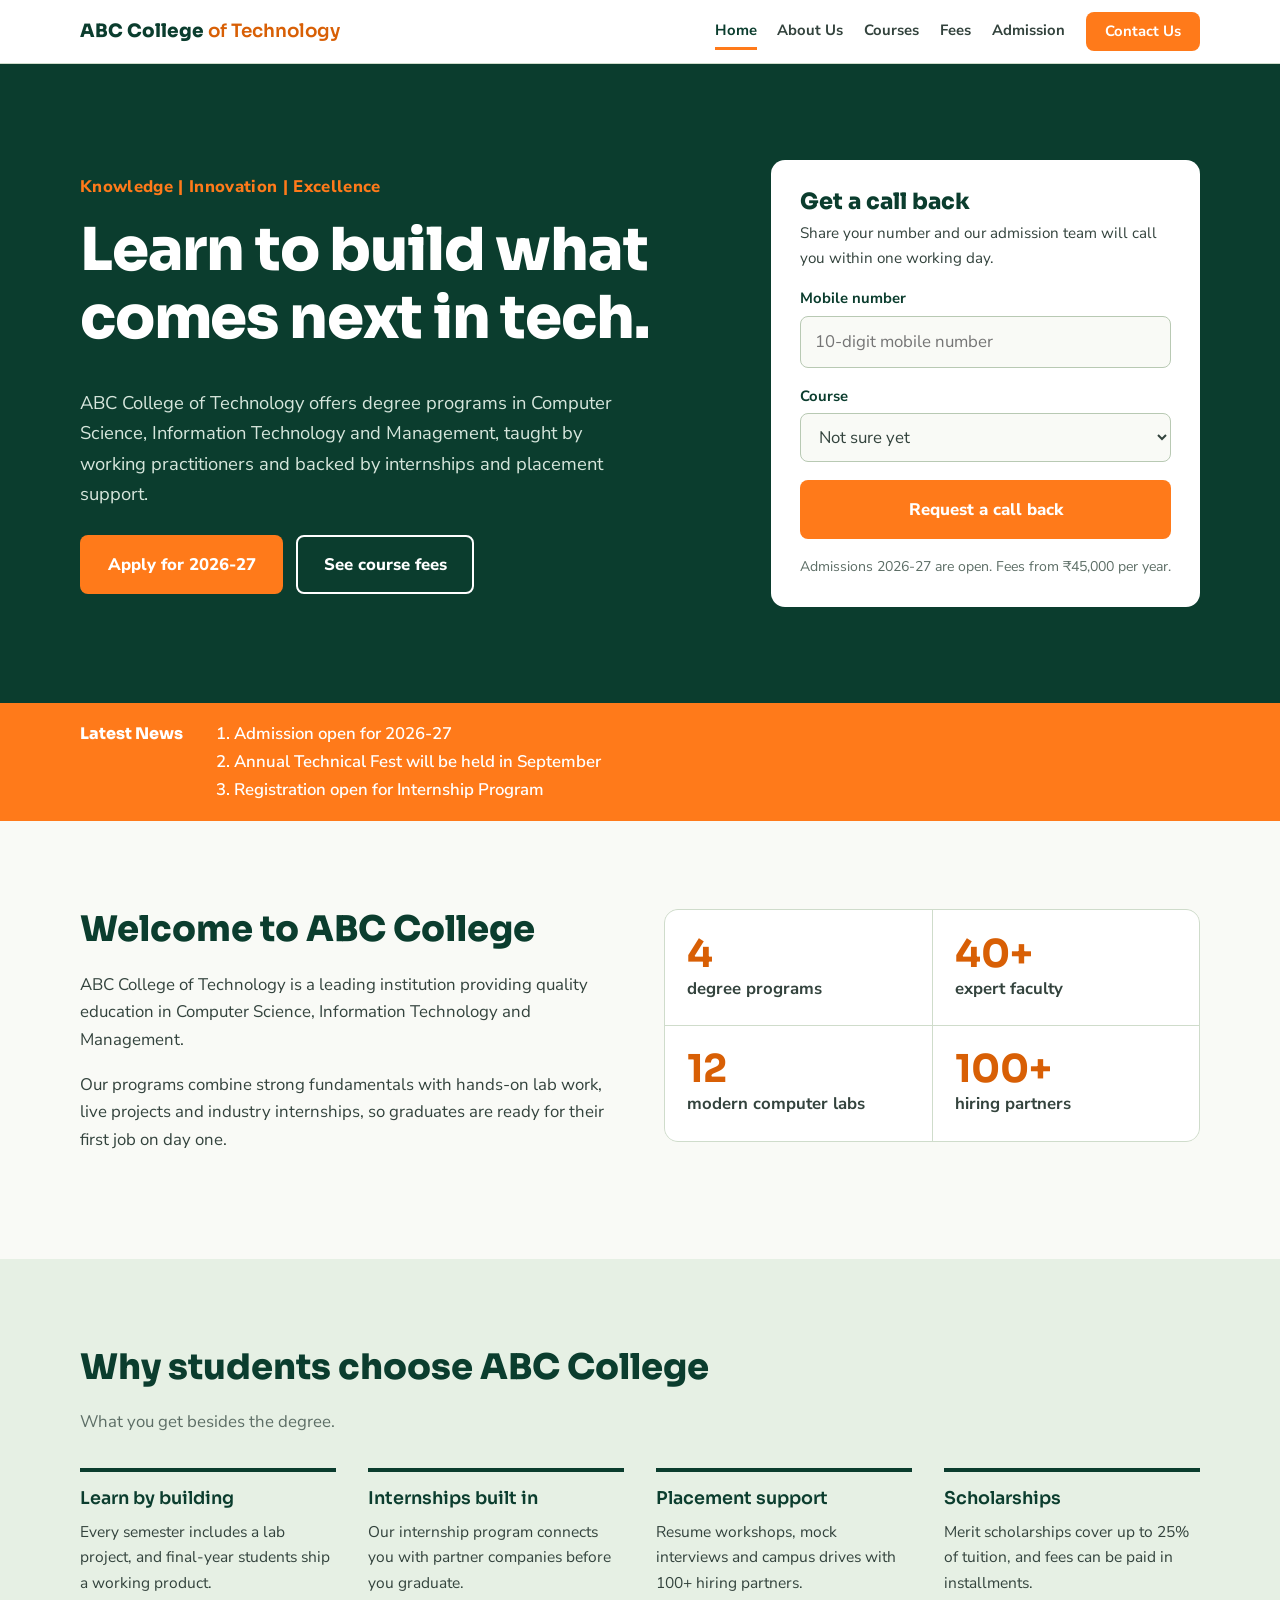
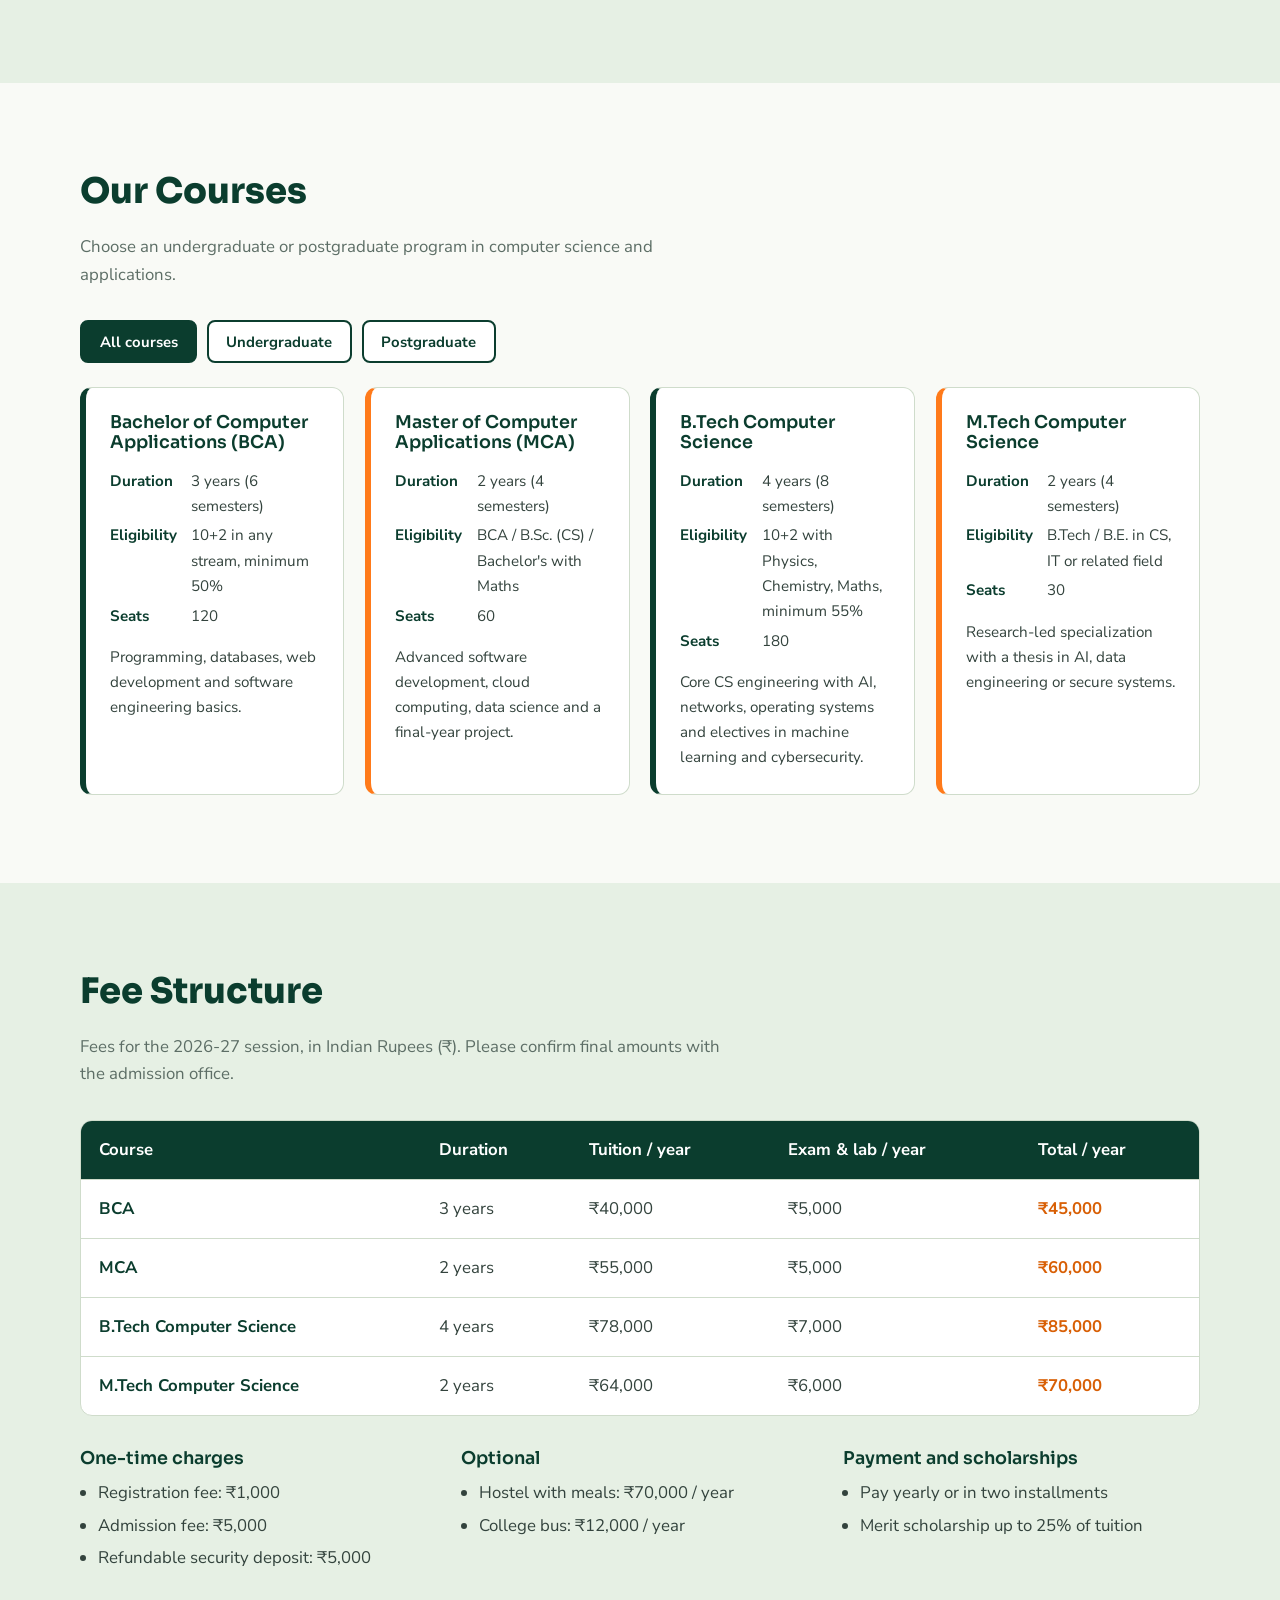
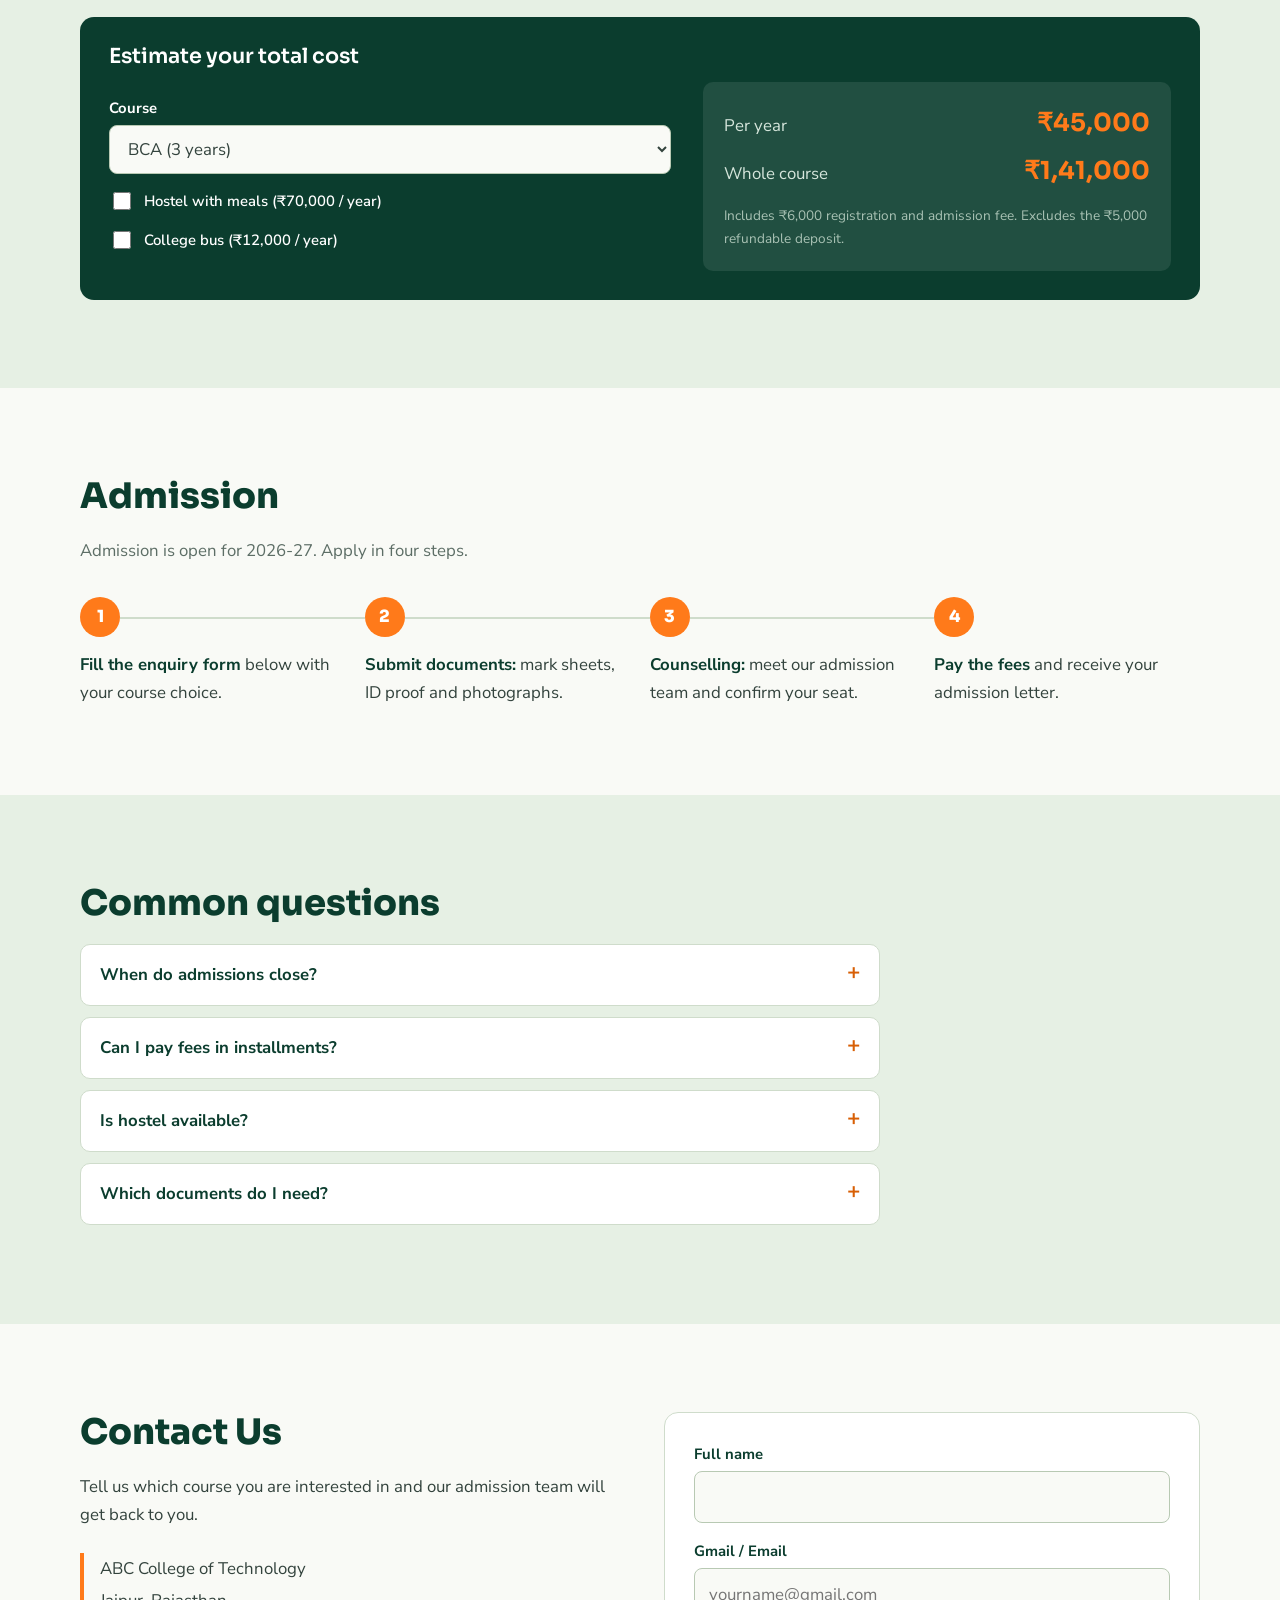
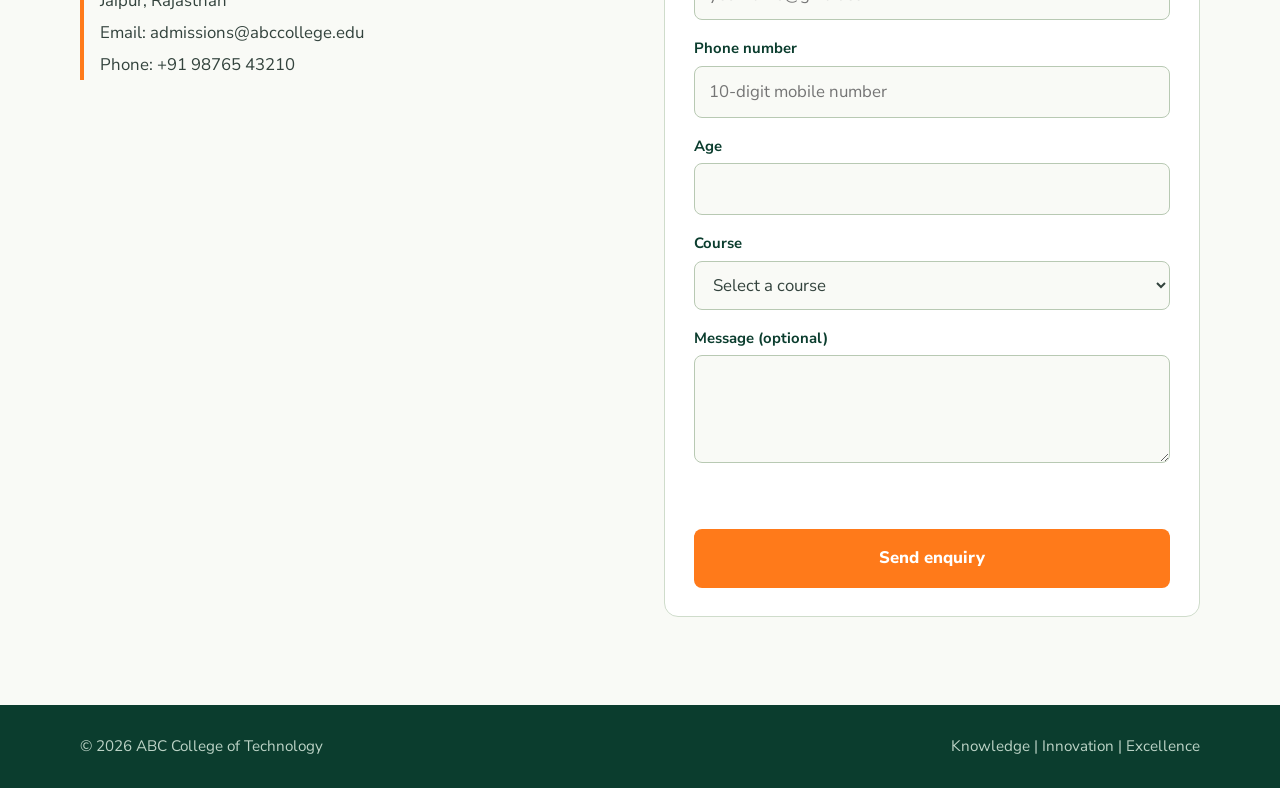
<file: index.html>
<!DOCTYPE html>
<html lang="en">
<head>
    <meta charset="UTF-8">
    <meta name="viewport" content="width=device-width, initial-scale=1">
    <title>ABC College of Technology</title>
    <link rel="preconnect" href="https://fonts.googleapis.com">
    <link rel="preconnect" href="https://fonts.gstatic.com" crossorigin>
    <link href="https://fonts.googleapis.com/css2?family=Sora:wght@600;800&family=Nunito+Sans:wght@400;600;700&display=swap" rel="stylesheet">
    <link rel="stylesheet" href="style.css">
</head>

<body>

    <div id="progress" aria-hidden="true"></div>

    <header class="site-header">
        <div class="wrap header-inner">
            <a href="#home" class="brand">ABC College <span>of Technology</span></a>
            <nav aria-label="Main">
                <a href="#home">Home</a>
                <a href="#about">About Us</a>
                <a href="#courses">Courses</a>
                <a href="#fees">Fees</a>
                <a href="#admission">Admission</a>
                <a href="#contact" class="nav-cta">Contact Us</a>
            </nav>
        </div>
    </header>

    <main>

        <section class="hero" id="home">
            <div class="wrap hero-inner">
                <div class="hero-text">
                    <p class="tagline">Knowledge | Innovation | Excellence</p>
                    <h1>Learn to build what comes next in tech.</h1>
                    <p class="lead">
                        ABC College of Technology offers degree programs in Computer Science,
                        Information Technology and Management, taught by working practitioners
                        and backed by internships and placement support.
                    </p>
                    <div class="hero-actions">
                        <a href="#contact" class="btn btn-primary">Apply for 2026-27</a>
                        <a href="#fees" class="btn btn-ghost">See course fees</a>
                    </div>
                </div>
                <aside class="hero-card" aria-label="Request a call back">
                    <h2>Get a call back</h2>
                    <p>Share your number and our admission team will call you within one working day.</p>
                    <form id="quick-form" novalidate>
                        <label for="qphone">Mobile number</label>
                        <input type="tel" id="qphone" inputmode="numeric" placeholder="10-digit mobile number" required>
                        <label for="qcourse">Course</label>
                        <select id="qcourse">
                            <option value="">Not sure yet</option>
                            <option>BCA</option>
                            <option>MCA</option>
                            <option>B.Tech Computer Science</option>
                            <option>M.Tech Computer Science</option>
                        </select>
                        <button type="submit" class="btn btn-primary">Request a call back</button>
                    </form>
                    <p class="card-note">Admissions 2026-27 are open. Fees from ₹45,000 per year.</p>
                </aside>
            </div>
        </section>

        <section class="news-bar" aria-label="Latest news">
            <div class="wrap">
                <h2>Latest News</h2>
                <ol>
                    <li>Admission open for 2026-27</li>
                    <li>Annual Technical Fest will be held in September</li>
                    <li>Registration open for Internship Program</li>
                </ol>
            </div>
        </section>

        <section class="section" id="about">
            <div class="wrap two-col">
                <div>
                    <h2>Welcome to ABC College</h2>
                    <p>
                        ABC College of Technology is a leading institution providing
                        quality education in Computer Science, Information Technology
                        and Management.
                    </p>
                    <p>
                        Our programs combine strong fundamentals with hands-on lab work,
                        live projects and industry internships, so graduates are ready
                        for their first job on day one.
                    </p>
                </div>
                <ul class="facts">
                    <li><strong data-count="4" data-suffix="">4</strong> degree programs</li>
                    <li><strong data-count="40" data-suffix="+">40+</strong> expert faculty</li>
                    <li><strong data-count="12" data-suffix="">12</strong> modern computer labs</li>
                    <li><strong data-count="100" data-suffix="+">100+</strong> hiring partners</li>
                </ul>
            </div>
        </section>

        <section class="section alt" id="why">
            <div class="wrap">
                <h2>Why students choose ABC College</h2>
                <p class="section-intro">What you get besides the degree.</p>
                <div class="why-grid">
                    <div>
                        <h3>Learn by building</h3>
                        <p>Every semester includes a lab project, and final-year students ship a working product.</p>
                    </div>
                    <div>
                        <h3>Internships built in</h3>
                        <p>Our internship program connects you with partner companies before you graduate.</p>
                    </div>
                    <div>
                        <h3>Placement support</h3>
                        <p>Resume workshops, mock interviews and campus drives with 100+ hiring partners.</p>
                    </div>
                    <div>
                        <h3>Scholarships</h3>
                        <p>Merit scholarships cover up to 25% of tuition, and fees can be paid in installments.</p>
                    </div>
                </div>
            </div>
        </section>

        <section class="section" id="courses">
            <div class="wrap">
                <h2>Our Courses</h2>
                <p class="section-intro">Choose an undergraduate or postgraduate program in computer science and applications.</p>

                <div class="filters" role="group" aria-label="Filter courses">
                    <button type="button" class="chip active" data-filter="all">All courses</button>
                    <button type="button" class="chip" data-filter="ug">Undergraduate</button>
                    <button type="button" class="chip" data-filter="pg">Postgraduate</button>
                </div>

                <div class="course-grid">
                    <article class="course" data-level="ug">
                        <h3>Bachelor of Computer Applications (BCA)</h3>
                        <dl>
                            <dt>Duration</dt><dd>3 years (6 semesters)</dd>
                            <dt>Eligibility</dt><dd>10+2 in any stream, minimum 50%</dd>
                            <dt>Seats</dt><dd>120</dd>
                        </dl>
                        <p>Programming, databases, web development and software engineering basics.</p>
                    </article>

                    <article class="course" data-level="pg">
                        <h3>Master of Computer Applications (MCA)</h3>
                        <dl>
                            <dt>Duration</dt><dd>2 years (4 semesters)</dd>
                            <dt>Eligibility</dt><dd>BCA / B.Sc. (CS) / Bachelor's with Maths</dd>
                            <dt>Seats</dt><dd>60</dd>
                        </dl>
                        <p>Advanced software development, cloud computing, data science and a final-year project.</p>
                    </article>

                    <article class="course" data-level="ug">
                        <h3>B.Tech Computer Science</h3>
                        <dl>
                            <dt>Duration</dt><dd>4 years (8 semesters)</dd>
                            <dt>Eligibility</dt><dd>10+2 with Physics, Chemistry, Maths, minimum 55%</dd>
                            <dt>Seats</dt><dd>180</dd>
                        </dl>
                        <p>Core CS engineering with AI, networks, operating systems and electives in machine learning and cybersecurity.</p>
                    </article>

                    <article class="course" data-level="pg">
                        <h3>M.Tech Computer Science</h3>
                        <dl>
                            <dt>Duration</dt><dd>2 years (4 semesters)</dd>
                            <dt>Eligibility</dt><dd>B.Tech / B.E. in CS, IT or related field</dd>
                            <dt>Seats</dt><dd>30</dd>
                        </dl>
                        <p>Research-led specialization with a thesis in AI, data engineering or secure systems.</p>
                    </article>
                </div>
            </div>
        </section>

        <section class="section alt" id="fees">
            <div class="wrap">
                <h2>Fee Structure</h2>
                <p class="section-intro">Fees for the 2026-27 session, in Indian Rupees (₹). Please confirm final amounts with the admission office.</p>

                <div class="table-scroll">
                    <table>
                        <caption class="sr-only">Course fee structure</caption>
                        <thead>
                            <tr>
                                <th scope="col">Course</th>
                                <th scope="col">Duration</th>
                                <th scope="col">Tuition / year</th>
                                <th scope="col">Exam &amp; lab / year</th>
                                <th scope="col">Total / year</th>
                            </tr>
                        </thead>
                        <tbody>
                            <tr>
                                <th scope="row">BCA</th>
                                <td>3 years</td>
                                <td>₹40,000</td>
                                <td>₹5,000</td>
                                <td><strong>₹45,000</strong></td>
                            </tr>
                            <tr>
                                <th scope="row">MCA</th>
                                <td>2 years</td>
                                <td>₹55,000</td>
                                <td>₹5,000</td>
                                <td><strong>₹60,000</strong></td>
                            </tr>
                            <tr>
                                <th scope="row">B.Tech Computer Science</th>
                                <td>4 years</td>
                                <td>₹78,000</td>
                                <td>₹7,000</td>
                                <td><strong>₹85,000</strong></td>
                            </tr>
                            <tr>
                                <th scope="row">M.Tech Computer Science</th>
                                <td>2 years</td>
                                <td>₹64,000</td>
                                <td>₹6,000</td>
                                <td><strong>₹70,000</strong></td>
                            </tr>
                        </tbody>
                    </table>
                </div>

                <div class="fee-notes">
                    <div>
                        <h3>One-time charges</h3>
                        <ul>
                            <li>Registration fee: ₹1,000</li>
                            <li>Admission fee: ₹5,000</li>
                            <li>Refundable security deposit: ₹5,000</li>
                        </ul>
                    </div>
                    <div>
                        <h3>Optional</h3>
                        <ul>
                            <li>Hostel with meals: ₹70,000 / year</li>
                            <li>College bus: ₹12,000 / year</li>
                        </ul>
                    </div>
                    <div>
                        <h3>Payment and scholarships</h3>
                        <ul>
                            <li>Pay yearly or in two installments</li>
                            <li>Merit scholarship up to 25% of tuition</li>
                        </ul>
                    </div>
                </div>

                <div class="calc">
                    <h3>Estimate your total cost</h3>
                    <div class="calc-grid">
                        <div>
                            <label for="calc-course">Course</label>
                            <select id="calc-course">
                                <option value="45000|3">BCA (3 years)</option>
                                <option value="60000|2">MCA (2 years)</option>
                                <option value="85000|4">B.Tech Computer Science (4 years)</option>
                                <option value="70000|2">M.Tech Computer Science (2 years)</option>
                            </select>
                            <label class="check"><input type="checkbox" id="calc-hostel"> Hostel with meals (₹70,000 / year)</label>
                            <label class="check"><input type="checkbox" id="calc-bus"> College bus (₹12,000 / year)</label>
                        </div>
                        <div class="calc-result" aria-live="polite">
                            <p class="calc-line">Per year <strong id="calc-year">₹0</strong></p>
                            <p class="calc-line">Whole course <strong id="calc-total">₹0</strong></p>
                            <p class="calc-small">Includes ₹6,000 registration and admission fee. Excludes the ₹5,000 refundable deposit.</p>
                        </div>
                    </div>
                </div>
            </div>
        </section>

        <section class="section" id="admission">
            <div class="wrap">
                <h2>Admission</h2>
                <p class="section-intro">Admission is open for 2026-27. Apply in four steps.</p>
                <ol class="steps">
                    <li><strong>Fill the enquiry form</strong> below with your course choice.</li>
                    <li><strong>Submit documents:</strong> mark sheets, ID proof and photographs.</li>
                    <li><strong>Counselling:</strong> meet our admission team and confirm your seat.</li>
                    <li><strong>Pay the fees</strong> and receive your admission letter.</li>
                </ol>
            </div>
        </section>

        <section class="section alt" id="faq">
            <div class="wrap faq">
                <h2>Common questions</h2>
                <details>
                    <summary>When do admissions close?</summary>
                    <p>Admissions for 2026-27 are open now. Seats are filled in order of applications, so apply early.</p>
                </details>
                <details>
                    <summary>Can I pay fees in installments?</summary>
                    <p>Yes. You can pay yearly or in two installments each year.</p>
                </details>
                <details>
                    <summary>Is hostel available?</summary>
                    <p>Yes. Hostel with meals costs ₹70,000 per year and is optional.</p>
                </details>
                <details>
                    <summary>Which documents do I need?</summary>
                    <p>Previous mark sheets, an ID proof and recent passport-size photographs.</p>
                </details>
            </div>
        </section>

        <section class="section" id="contact">
            <div class="wrap two-col">
                <div>
                    <h2>Contact Us</h2>
                    <p>Tell us which course you are interested in and our admission team will get back to you.</p>
                    <address>
                        ABC College of Technology<br>
                        Jaipur, Rajasthan<br>
                        Email: admissions@abccollege.edu<br>
                        Phone: +91 98765 43210
                    </address>
                </div>

                <form id="contact-form" novalidate>
                    <label for="name">Full name</label>
                    <input type="text" id="name" name="name" autocomplete="name" required>

                    <label for="email">Gmail / Email</label>
                    <input type="email" id="email" name="email" autocomplete="email" placeholder="yourname@gmail.com" required>

                    <label for="phone">Phone number</label>
                    <input type="tel" id="phone" name="phone" autocomplete="tel" inputmode="numeric" placeholder="10-digit mobile number" required>

                    <label for="age">Age</label>
                    <input type="number" id="age" name="age" min="15" max="60" required>

                    <label for="course">Course</label>
                    <select id="course" name="course" required>
                        <option value="">Select a course</option>
                        <option>BCA</option>
                        <option>MCA</option>
                        <option>B.Tech Computer Science</option>
                        <option>M.Tech Computer Science</option>
                    </select>

                    <label for="message">Message (optional)</label>
                    <textarea id="message" name="message" rows="3"></textarea>

                    <p id="form-status" role="status"></p>
                    <button type="submit" class="btn btn-primary">Send enquiry</button>
                </form>
            </div>
        </section>

    </main>

    <footer class="site-footer">
        <div class="wrap">
            <p>© 2026 ABC College of Technology</p>
            <p>Knowledge | Innovation | Excellence</p>
        </div>
    </footer>

    <a href="#contact" class="sticky-cta">Apply now</a>

    <button id="to-top" type="button" aria-label="Back to top">&#8593;</button>

    <script src="script.js"></script>

</body>
</html>
</file>
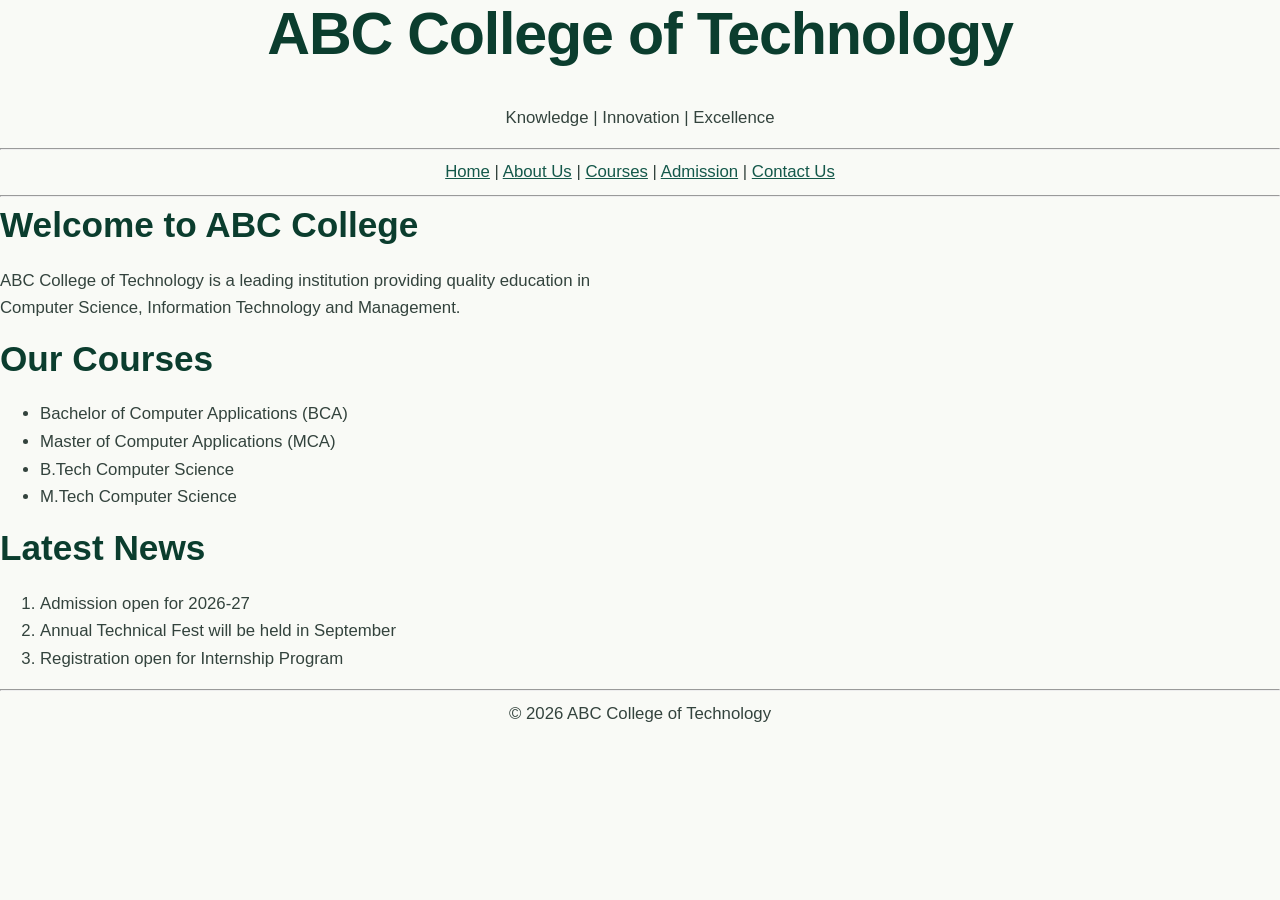
<file: P1.html>
<!DOCTYPE html>
<html>
<head>
    <title>ABC College</title>

<link rel="stylesheet" href="style.css" >
</head>

<body>

    <center>
        <h1>ABC College of Technology</h1>
        <p>Knowledge | Innovation | Excellence</p>

        <hr>

        <a href="#">Home</a> |
        <a href="#">About Us</a> |
        <a href="#">Courses</a> |
        <a href="#">Admission</a> |
        <a href="#">Contact Us</a>

        <hr>
    </center>

    <h2>Welcome to ABC College</h2>

    <p>
        ABC College of Technology is a leading institution providing
        quality education in Computer Science, Information Technology
        and Management.
    </p>

    <h2>Our Courses</h2>

    <ul>
        <li>Bachelor of Computer Applications (BCA)</li>
        <li>Master of Computer Applications (MCA)</li>
        <li>B.Tech Computer Science</li>
        <li>M.Tech Computer Science</li>
    </ul>

    <h2>Latest News</h2>

    <ol>
        <li>Admission open for 2026-27</li>
        <li>Annual Technical Fest will be held in September</li>
        <li>Registration open for Internship Program</li>
    </ol>

    <hr>

    <center>
        <p>© 2026 ABC College of Technology</p>
    </center>

</body>
</html>
</file>
<file: style.css>
:root {
    --forest: #0b3d2e;
    --forest-soft: #14584a;
    --sage: #e6f0e4;
    --orange: #ff7a1a;
    --orange-dark: #d85f05;
    --paper: #f9faf6;
    --line: #cfdccb;
    --text: #33433d;
    --font-head: "Sora", "Trebuchet MS", sans-serif;
    --font-body: "Nunito Sans", "Segoe UI", Arial, sans-serif;
}
*, *::before, *::after { box-sizing: border-box; }
html { scroll-behavior: smooth; scroll-padding-top: 76px; }
body { margin: 0; font-family: var(--font-body); font-size: 1.05rem; line-height: 1.65; color: var(--text); background: var(--paper); }
h1, h2, h3 { font-family: var(--font-head); color: var(--forest); line-height: 1.15; margin: 0 0 .6em; }
h1 { font-size: clamp(2.2rem, 5.2vw, 3.7rem); font-weight: 800; letter-spacing: -0.02em; }
h2 { font-size: clamp(1.55rem, 3.2vw, 2.2rem); font-weight: 800; }
h3 { font-size: 1.1rem; font-weight: 600; }
p { margin: 0 0 1em; max-width: 66ch; }
a { color: var(--forest-soft); }
:focus-visible { outline: 3px solid var(--orange); outline-offset: 2px; }
.wrap { width: min(1120px, 92%); margin-inline: auto; }
.sr-only { position: absolute; width: 1px; height: 1px; overflow: hidden; clip: rect(0 0 0 0); white-space: nowrap; }

/* Header */
.site-header { position: sticky; top: 0; z-index: 10; background: #fff; border-bottom: 1px solid var(--line); }
.header-inner { display: flex; flex-wrap: wrap; align-items: center; justify-content: space-between; gap: .5rem 1.5rem; padding: .75rem 0; }
.brand { font-family: var(--font-head); font-weight: 800; font-size: 1.15rem; color: var(--forest); text-decoration: none; }
.brand span { font-weight: 600; color: var(--orange-dark); }
nav { display: flex; flex-wrap: wrap; gap: .2rem 1.3rem; align-items: center; }
nav a { color: var(--text); text-decoration: none; font-weight: 700; font-size: .93rem; padding: .3rem 0; border-bottom: 3px solid transparent; }
nav a:hover { color: var(--forest); border-bottom-color: var(--line); }
nav a.current:not(.nav-cta) { color: var(--forest); border-bottom-color: var(--orange); }
nav .nav-cta { background: var(--orange); color: #fff; padding: .45rem 1.2rem; border-radius: 8px; border-bottom: 0; }
nav .nav-cta:hover { background: var(--orange-dark); color: #fff; }

/* Buttons */
.btn { display: inline-block; font: inherit; font-weight: 800; cursor: pointer; padding: .85rem 1.6rem; border-radius: 8px; border: 2px solid transparent; text-decoration: none; text-align: center; transition: background .2s, color .2s; }
.btn-primary { background: var(--orange); color: #fff; }
.btn-primary:hover { background: var(--orange-dark); }
.btn-ghost { border-color: #fff; color: #fff; }
.btn-ghost:hover { background: #fff; color: var(--forest); }

/* Hero */
.hero { background: var(--forest); color: #d6e6dc; padding: clamp(3rem, 8vw, 6rem) 0; }
.hero-inner { display: grid; gap: 3rem; grid-template-columns: 1fr; align-items: center; }
@media (min-width: 900px) { .hero-inner { grid-template-columns: 1.5fr 1fr; } }
.tagline { color: var(--orange); font-weight: 800; letter-spacing: .02em; margin-bottom: 1rem; }
.hero h1 { color: #fff; max-width: 15ch; }
.lead { font-size: 1.15rem; max-width: 52ch; }
.hero-actions { display: flex; flex-wrap: wrap; gap: .8rem; margin-top: 1.6rem; }
.hero-card { background: #fff; color: var(--text); border-radius: 14px; padding: 1.8rem; }
.hero-card h2 { font-size: 1.4rem; margin-bottom: .4rem; }
.hero-card p { font-size: .95rem; }
.hero-card form { background: none; border: 0; box-shadow: none; padding: 0; }
.hero-card .btn { width: 100%; margin-top: 1.1rem; }
.hero-card .card-note { margin: 1rem 0 0; font-size: .88rem; color: #5d6e66; }

/* News */
.news-bar { background: var(--orange); color: #fff; padding: 1.1rem 0; }
.news-bar .wrap { display: flex; flex-wrap: wrap; gap: .5rem 2rem; align-items: baseline; }
.news-bar h2 { font-size: 1rem; margin: 0; color: #fff; }
.news-bar ol { margin: 0; padding-left: 1.2rem; flex: 1 1 320px; font-weight: 600; }

/* Sections */
.section { padding: clamp(3rem, 7vw, 5.5rem) 0; }
.section.alt { background: var(--sage); }
.section-intro { color: #5d6e66; margin-bottom: 2rem; }
.two-col { display: grid; gap: 3rem; grid-template-columns: 1fr; align-items: start; }
@media (min-width: 860px) { .two-col { grid-template-columns: 1fr 1fr; } }

.facts { list-style: none; margin: 0; padding: 0; display: grid; grid-template-columns: 1fr 1fr; gap: 1px; background: var(--line); border: 1px solid var(--line); border-radius: 14px; overflow: hidden; }
.facts li { background: #fff; padding: 1.4rem; font-weight: 700; }
.facts strong { display: block; font-family: var(--font-head); font-size: 2.4rem; color: var(--orange-dark); line-height: 1.1; }

.why-grid { display: grid; gap: 2rem; grid-template-columns: repeat(auto-fit, minmax(220px, 1fr)); }
.why-grid > div { border-top: 4px solid var(--forest); padding-top: 1rem; }
.why-grid p { font-size: .97rem; margin: 0; }

/* Courses */
.filters { display: flex; flex-wrap: wrap; gap: .6rem; margin-bottom: 1.5rem; }
.chip { font: inherit; font-weight: 700; font-size: .93rem; cursor: pointer; padding: .45rem 1.1rem; border-radius: 8px; border: 2px solid var(--forest); background: #fff; color: var(--forest); }
.chip:hover { background: var(--sage); }
.chip.active { background: var(--forest); color: #fff; }
.course-grid { display: grid; gap: 1.3rem; grid-template-columns: repeat(auto-fit, minmax(250px, 1fr)); }
.course { background: #fff; border: 1px solid var(--line); border-left: 6px solid var(--forest); border-radius: 12px; padding: 1.5rem; transition: box-shadow .2s; }
.course[hidden] { display: none; }
.course[data-level="pg"] { border-left-color: var(--orange); }
.course:hover { box-shadow: 0 8px 22px rgba(11, 61, 46, .14); }
.course h3 { min-height: 2.6em; }
.course dl { margin: 0 0 1rem; display: grid; grid-template-columns: auto 1fr; gap: .3rem .9rem; font-size: .95rem; }
.course dt { font-weight: 700; color: var(--forest); }
.course dd { margin: 0; }
.course p { font-size: .95rem; margin: 0; }

/* Fees */
.table-scroll { overflow-x: auto; border: 1px solid var(--line); border-radius: 12px; background: #fff; }
table { width: 100%; border-collapse: collapse; min-width: 620px; }
th, td { padding: .95rem 1.1rem; text-align: left; border-bottom: 1px solid var(--line); }
thead th { background: var(--forest); color: #fff; white-space: nowrap; }
tbody th { color: var(--forest); }
tbody tr:hover { background: var(--paper); }
tbody tr:last-child > * { border-bottom: 0; }
td strong { color: var(--orange-dark); }
.fee-notes { display: grid; gap: 1.5rem; margin-top: 2rem; grid-template-columns: repeat(auto-fit, minmax(220px, 1fr)); }
.fee-notes ul { margin: 0; padding-left: 1.1rem; }
.fee-notes li { margin-bottom: .3rem; }

.calc { margin-top: 2.5rem; padding: 1.8rem; background: var(--forest); color: #d6e6dc; border-radius: 14px; }
.calc h3 { color: #fff; font-size: 1.3rem; }
.calc-grid { display: grid; gap: 2rem; grid-template-columns: 1fr; align-items: center; }
@media (min-width: 760px) { .calc-grid { grid-template-columns: 1.2fr 1fr; } }
.calc label { color: #fff; }
.calc label.check { display: flex; align-items: center; gap: .6rem; font-weight: 600; margin-top: .9rem; }
.calc input[type="checkbox"] { width: 1.15rem; height: 1.15rem; accent-color: var(--orange); }
.calc-result { background: rgba(255, 255, 255, .09); border-radius: 10px; padding: 1.3rem; }
.calc-line { display: flex; justify-content: space-between; align-items: baseline; margin: 0 0 .5rem; max-width: none; }
.calc-line strong { font-family: var(--font-head); font-size: 1.55rem; color: var(--orange); }
.calc-small { font-size: .85rem; margin: .8rem 0 0; color: #a9c2b4; }

/* Admission timeline */
.steps { list-style: none; counter-reset: step; margin: 0; padding: 0; display: grid; gap: 1.2rem; grid-template-columns: repeat(auto-fit, minmax(220px, 1fr)); }
.steps li { counter-increment: step; position: relative; padding-top: 3.4rem; }
.steps li::before { content: counter(step); position: absolute; top: 0; left: 0; z-index: 1; width: 2.5rem; height: 2.5rem; border-radius: 50%; background: var(--orange); color: #fff; font-family: var(--font-head); font-weight: 800; display: grid; place-items: center; }
.steps li::after { content: ""; position: absolute; top: 1.25rem; left: 2.5rem; right: -1.2rem; border-top: 2px solid var(--line); }
.steps li:last-child::after { display: none; }
.steps strong { color: var(--forest); }

/* FAQ */
.faq details { background: #fff; border: 1px solid var(--line); border-radius: 10px; margin-bottom: .7rem; max-width: 800px; }
.faq summary { cursor: pointer; font-weight: 700; color: var(--forest); padding: 1rem 1.2rem; list-style: none; display: flex; justify-content: space-between; gap: 1rem; }
.faq summary::-webkit-details-marker { display: none; }
.faq summary::after { content: "+"; font-size: 1.4rem; line-height: 1; color: var(--orange-dark); }
.faq details[open] summary::after { content: "\2212"; }
.faq details p { padding: 0 1.2rem; margin: 0 0 1rem; }

/* Contact */
address { font-style: normal; line-height: 1.9; margin-top: 1.5rem; padding-left: 1rem; border-left: 4px solid var(--orange); }
form { background: #fff; border: 1px solid var(--line); border-radius: 14px; padding: 1.8rem; }
label { display: block; font-weight: 700; color: var(--forest); margin: 1rem 0 .3rem; font-size: .93rem; }
label:first-child { margin-top: 0; }
input, select, textarea { width: 100%; font: inherit; color: var(--text); padding: .7rem .9rem; border: 1px solid #b8c9b3; border-radius: 8px; background: var(--paper); }
input:focus, select:focus, textarea:focus { outline: none; border-color: var(--orange); box-shadow: 0 0 0 3px rgba(255, 122, 26, .25); }
textarea { resize: vertical; }
form .btn { width: 100%; margin-top: .5rem; }
#form-status { min-height: 1.5em; margin: 1rem 0 .5rem; font-weight: 700; }
#form-status.error { color: #b3261e; }
#form-status.success { color: var(--forest-soft); }

/* Footer */
.site-footer { background: var(--forest); color: #bcd3c6; padding: 1.8rem 0; font-size: .95rem; }
.site-footer .wrap { display: flex; flex-wrap: wrap; justify-content: space-between; gap: .5rem 2rem; }
.site-footer p { margin: 0; }

/* Interactive extras */
#progress { position: fixed; top: 0; left: 0; height: 4px; width: 0; background: var(--orange); z-index: 30; }
#to-top { position: fixed; right: 1.2rem; bottom: 1.2rem; z-index: 20; width: 2.8rem; height: 2.8rem; border-radius: 8px; border: 0; cursor: pointer; background: var(--forest); color: #fff; font-size: 1.3rem; font-weight: 800; opacity: 0; visibility: hidden; transform: translateY(10px); transition: opacity .25s, transform .25s, visibility .25s; }
#to-top.show { opacity: 1; visibility: visible; transform: none; }
.sticky-cta { display: none; }

@media (max-width: 700px) {
    .sticky-cta { display: block; position: fixed; left: 0; right: 0; bottom: 0; z-index: 15; background: var(--orange); color: #fff; font-weight: 800; text-align: center; text-decoration: none; padding: .95rem; }
    body { padding-bottom: 3.2rem; }
    #to-top { bottom: 4.4rem; }
    .steps li::after { display: none; }
    form { padding: 1.3rem; }
}
@media (max-width: 560px) { .facts { grid-template-columns: 1fr; } }
@media (prefers-reduced-motion: reduce) {
    html { scroll-behavior: auto; }
    .btn, .course, #to-top { transition: none; }
}
</file>
